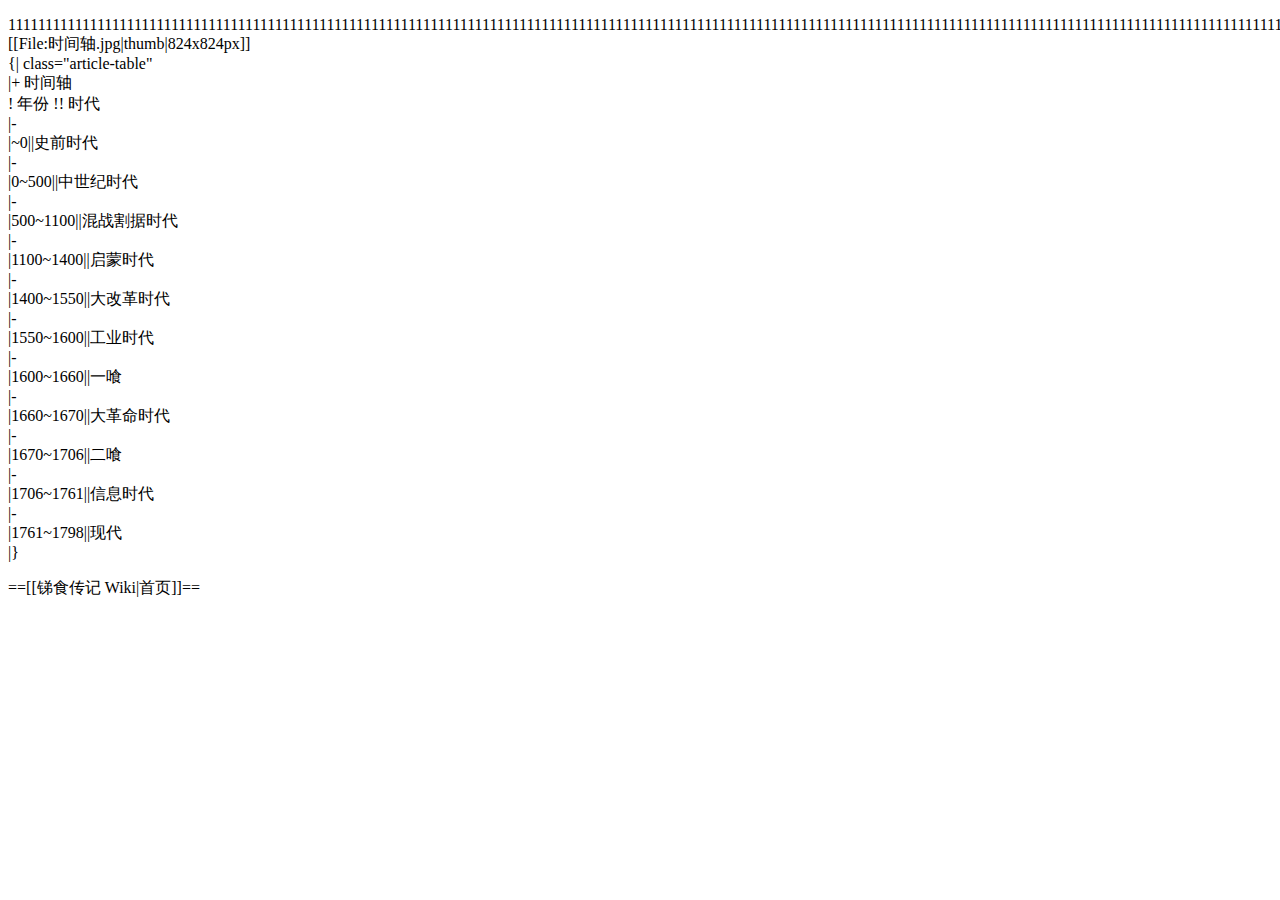
<file: Untitled-1.html>
<!DOCTYPE html PUBLIC "-//W3C//DTD XHTML 1.0 Transitional//EN" "http://www.w3.org/TR/xhtml1/DTD/xhtml1-transitional.dtd">
<html xmlns="http://www.w3.org/1999/xhtml">
<head>
<meta http-equiv="Content-Type" content="text/html; charset=utf-8" />
<title>无标题文档</title>
</head>

<body>
<p>[base64]<br />
  [[File:时间轴.jpg|thumb|824x824px]]<br />
  {| class=&quot;article-table&quot;<br />
  |+ 时间轴<br />
  ! 年份 !! 时代<br />
  |-<br />
  |~0||史前时代<br />
  |-<br />
  |0~500||中世纪时代<br />
  |-<br />
  |500~1100||混战割据时代<br />
  |-<br />
  |1100~1400||启蒙时代<br />
  |-<br />
  |1400~1550||大改革时代<br />
  |-<br />
  |1550~1600||工业时代<br />
  |-<br />
  |1600~1660||一喰<br />
  |-<br />
  |1660~1670||大革命时代<br />
  |-<br />
  |1670~1706||二喰<br />
  |-<br />
  |1706~1761||信息时代<br />
  |-<br />
  |1761~1798||现代<br />
  |}</p>
<p>==[[锑食传记 Wiki|首页]]==<br />
</p>
</body>
</html>
</file>
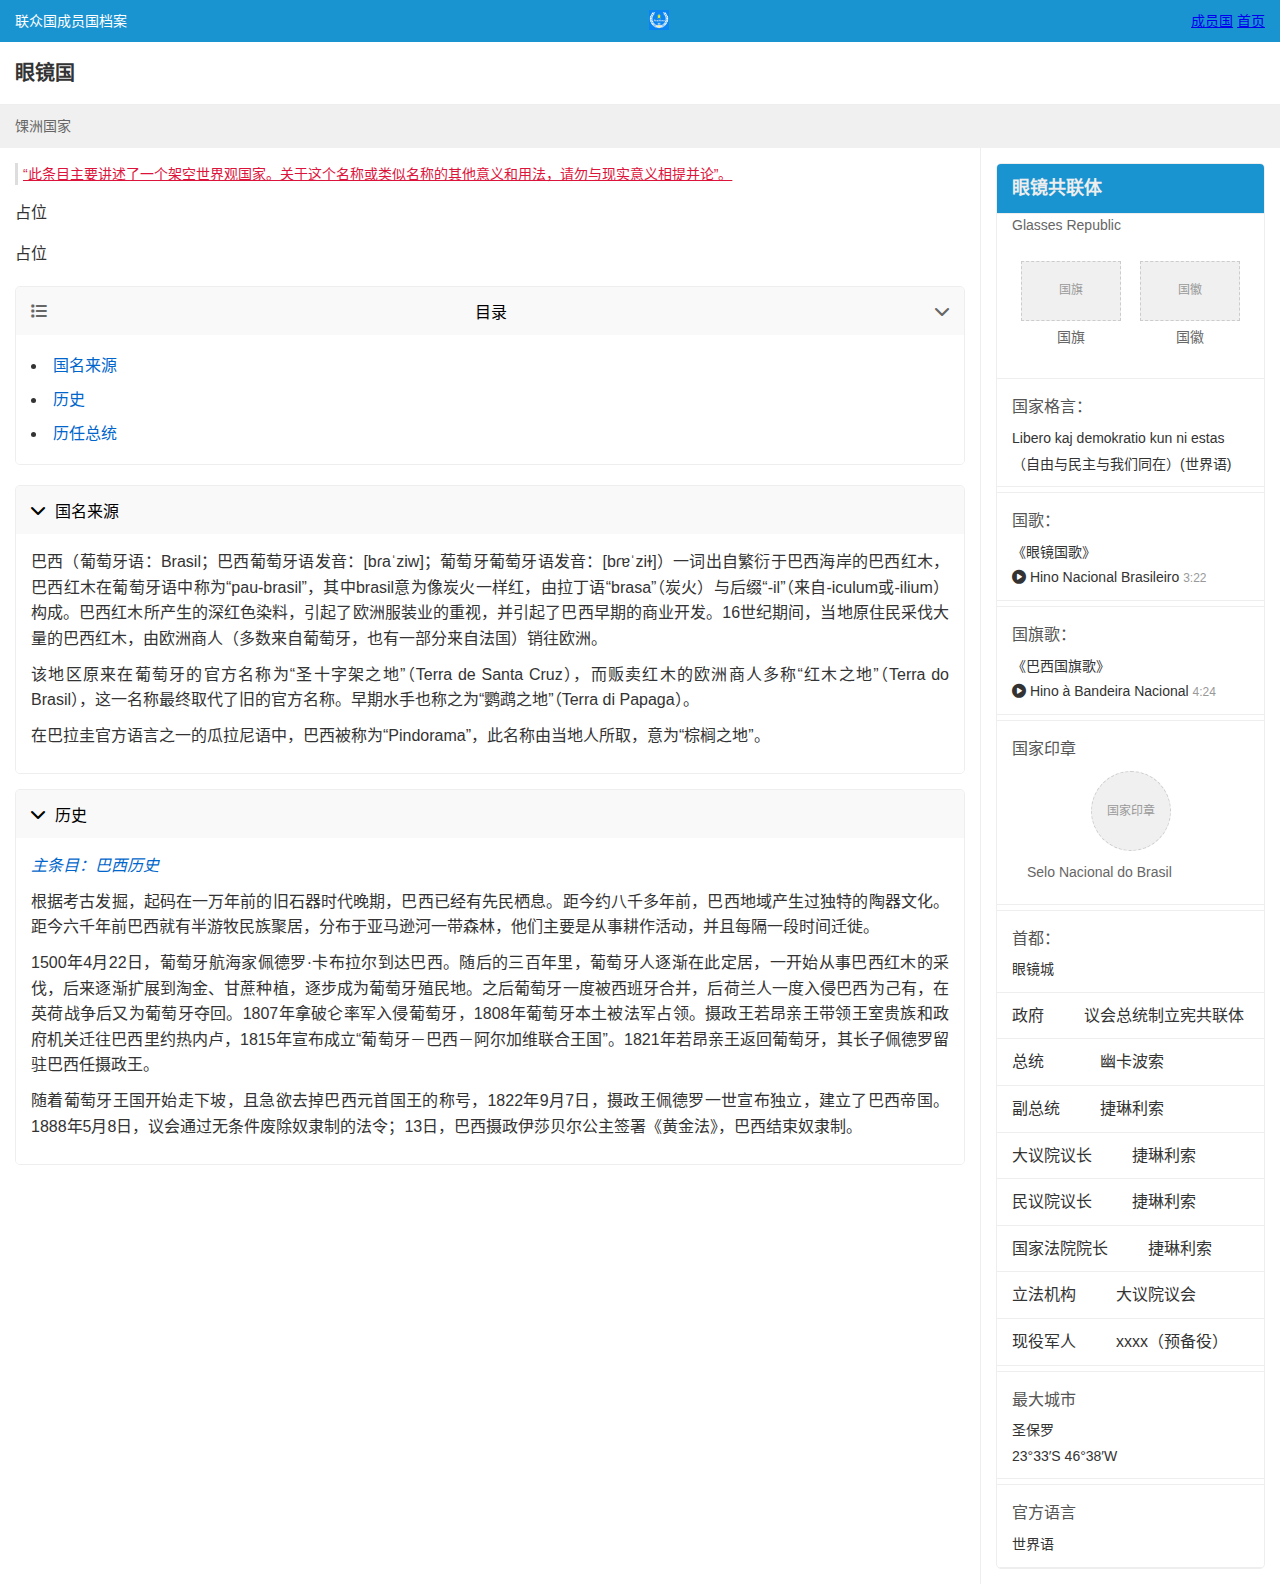
<file: webpage/country/ROS.html>
<!DOCTYPE html>
<html lang="zh-CN">
<head>
    <meta charset="UTF-8">
    <!-- 视口设置，确保在移动设备上正确显示 -->
    <meta name="viewport" content="width=device-width, initial-scale=1.0">
    <title>眼镜国-馃洲国家</title>
	<link rel="icon" type="image/png" href="/LZGArchivo/image/LZGLOGO.png">
    <!-- 引入本地CSS文件 -->
    <link rel="stylesheet" href="countrysc.css">
    <!-- 使用Font Awesome图标 -->
    <link rel="stylesheet" href="https://cdnjs.cloudflare.com/ajax/libs/font-awesome/6.0.0-beta3/css/all.min.css">
</head>
<body>
<!-- 顶部状态栏 -->
    <div class="status-bar">
        <div class="time">联众国成员国档案</div>
        <div class="status-icons"><img src="../../image/LZGLOGO.png" width="20" height="20" alt=""/>
            <!-- 状态图标占位 -->
           
</div>
        <div class="network-info">
			<span><a href="/LZGArchivo/webpage/Homepages/country.html">成员国</a></span>
            <span><a href="/LZGArchivo/webpage/Homepages/Homepage.html">首页</a></span>
            
        </div>
    </div>

    <!-- 主标题栏 -->
    <header class="header">
        <h1>眼镜国</h1>
        <div class="header-icons">
          
        </div>
    </header>

    <!-- 次级标题 -->
    <div class="subheader">
        <span>馃洲国家</span>
</div>

    <!-- 工具栏 -->
    

    <!-- 主内容区 -->
    <div class="main-container">
        <!-- 左侧内容区 -->
        <div class="content-left">
            <!-- 介绍文本 -->
            <p class="intro-text" style="color: #DC143C"><u>“此条目主要讲述了一个架空世界观国家。关于这个名称或类似名称的其他意义和用法，请勿与现实意义相提并论”。</u></p>
            
            <!-- 主要内容 -->
            <div class="main-content">
                <p>占位</p>
                
                <p>占位</p>
            </div>
            
            <!-- 可展开/收起的目录栏 -->
            <div class="toc-container">
                <button class="toc-toggle" id="tocToggle">
                    <i class="fas fa-list"></i> 目录
                    <i class="fas fa-chevron-down toggle-icon" id="tocIcon"></i>
                </button>
                <div class="toc-content" id="tocContent">
                    <ul>
                        <li><a href="#name-origin">国名来源</a></li>
                        <li><a href="#history">历史</a></li>
						<li><a href="#history">历任总统</a></li>
                        <!-- 可以添加更多目录项 -->
                    </ul>
                </div>
            </div>
            
            <!-- 国名来源部分 -->
            <div class="section" id="name-origin">
                <button class="section-toggle" data-target="name-origin-content">
                    <i class="fas fa-chevron-down section-icon"></i> 国名来源
                </button>
                <div class="section-content" id="name-origin-content">
                    <p>巴西（葡萄牙语：Brasil；巴西葡萄牙语发音：[bɾaˈziw]；葡萄牙葡萄牙语发音：[bɾɐˈziɫ]）一词出自繁衍于巴西海岸的巴西红木，巴西红木在葡萄牙语中称为“pau-brasil”，其中brasil意为像炭火一样红，由拉丁语“brasa”（炭火）与后缀“-il”（来自-iculum或-ilium）构成。巴西红木所产生的深红色染料，引起了欧洲服装业的重视，并引起了巴西早期的商业开发。16世纪期间，当地原住民采伐大量的巴西红木，由欧洲商人（多数来自葡萄牙，也有一部分来自法国）销往欧洲。</p>
                    
                    <p>该地区原来在葡萄牙的官方名称为“圣十字架之地”（Terra de Santa Cruz），而贩卖红木的欧洲商人多称“红木之地”（Terra do Brasil），这一名称最终取代了旧的官方名称。早期水手也称之为“鹦鹉之地”（Terra di Papaga）。</p>
                    
                    <p>在巴拉圭官方语言之一的瓜拉尼语中，巴西被称为“Pindorama”，此名称由当地人所取，意为“棕榈之地”。</p>
                </div>
            </div>
            
            <!-- 历史部分 -->
            <div class="section" id="history">
                <button class="section-toggle" data-target="history-content">
                    <i class="fas fa-chevron-down section-icon"></i> 历史
                </button>
                <div class="section-content" id="history-content">
                    <p class="main-article">主条目：巴西历史</p>
                    
                    <p>根据考古发掘，起码在一万年前的旧石器时代晚期，巴西已经有先民栖息。距今约八千多年前，巴西地域产生过独特的陶器文化。距今六千年前巴西就有半游牧民族聚居，分布于亚马逊河一带森林，他们主要是从事耕作活动，并且每隔一段时间迁徙。</p>
                    
                    <p>1500年4月22日，葡萄牙航海家佩德罗·卡布拉尔到达巴西。随后的三百年里，葡萄牙人逐渐在此定居，一开始从事巴西红木的采伐，后来逐渐扩展到淘金、甘蔗种植，逐步成为葡萄牙殖民地。之后葡萄牙一度被西班牙合并，后荷兰人一度入侵巴西为己有，在英荷战争后又为葡萄牙夺回。1807年拿破仑率军入侵葡萄牙，1808年葡萄牙本土被法军占领。摄政王若昂亲王带领王室贵族和政府机关迁往巴西里约热内卢，1815年宣布成立“葡萄牙－巴西－阿尔加维联合王国”。1821年若昂亲王返回葡萄牙，其长子佩德罗留驻巴西任摄政王。</p>
                    
                    <p>随着葡萄牙王国开始走下坡，且急欲去掉巴西元首国王的称号，1822年9月7日，摄政王佩德罗一世宣布独立，建立了巴西帝国。1888年5月8日，议会通过无条件废除奴隶制的法令；13日，巴西摄政伊莎贝尔公主签署《黄金法》，巴西结束奴隶制。</p>
                    
                    <!-- 更多历史内容... -->
                </div>
            </div>
        </div>
        
        <!-- 右侧信息栏 -->
        <div class="content-right">
          <div class="info-card">
                <h2 style="color: #eee">眼镜共联体</h2>
                <p>Glasses Republic</p>
                
                <!-- 国旗和国徽 -->
                <div class="flags">
                    <div class="flag-item">
                        <div class="flag-placeholder">国旗</div>
                        <p>国旗</p>
                    </div>
                    <div class="flag-item">
                        <div class="flag-placeholder">国徽</div>
                        <p>国徽</p>
                    </div>
                </div>
                
                <!-- 信息分割线 -->
                <div class="info-divider"></div>
                
                <!-- 格言 -->
                <div class="info-item">
                    <span class="info-label">国家格言：</span>
                    <span class="info-value">Libero kaj demokratio kun ni estas（自由与民主与我们同在）(世界语)</span>
              </div>
                
                <!-- 信息分割线 -->
                <div class="info-divider"></div>
                
                <!-- 国歌 -->
                <div class="info-item">
                    <span class="info-label">国歌：</span>
                    <span class="info-value">《眼镜国歌》<br><i class="fas fa-play-circle"></i> Hino Nacional Brasileiro <span class="duration">3:22</span></span>
                </div>
                
                <!-- 信息分割线 -->
                <div class="info-divider"></div>
                
                <!-- 国旗歌 -->
                <div class="info-item">
                    <span class="info-label">国旗歌：</span>
                    <span class="info-value">《巴西国旗歌》<br><i class="fas fa-play-circle"></i> Hino à Bandeira Nacional <span class="duration">4:24</span></span>
                </div>
                
                <!-- 信息分割线 -->
                <div class="info-divider"></div>
                
                <!-- 国家印章 -->
                <div class="info-item">
                    <span class="info-label">国家印章</span>
                    <div class="seal-placeholder">国家印章</div>
                    <p>Selo Nacional do Brasil</p>
                </div>
                
                <!-- 信息分割线 -->
                <div class="info-divider"></div>
                
                <!-- 首都 -->
                <div class="info-item">
                    <span class="info-label">首都：</span>
                    <span class="info-value">眼镜城</span>
                </div>
			  
			  <!-- 政府 -->
                <div class="info-item">
                    <span style="margin-right:40px;">政府</span>议会总统制立宪共联体
                </div>
			  <!-- 领导人 -->
                <div class="info-item">
                    <span style="margin-right:56px;">总统</span>幽卡波索
                </div>
                
			  <!-- 领导人 -->
                <div class="info-item">
                    <span style="margin-right:40px;">副总统</span>捷琳利索
                </div>
			  
			  <!-- 领导人 -->
                <div class="info-item">
                    <span style="margin-right:40px;">大议院议长</span>捷琳利索
                </div>
			  
			  <!-- 领导人 -->
                <div class="info-item">
                    <span style="margin-right:40px;">民议院议长</span>捷琳利索
                </div>
			  
			  <!-- 领导人 -->
                <div class="info-item">
                    <span style="margin-right:40px;">国家法院院长</span>捷琳利索
                </div>
			  
			  <!-- 领导人 -->
                <div class="info-item">
                    <span style="margin-right:40px;">立法机构</span>大议院议会
                </div>
			  
			  <!-- 领导人 -->
                <div class="info-item">
                    <span style="margin-right:40px;">现役军人</span>xxxx（预备役）
                </div>
			  
                <!-- 信息分割线 -->
                <div class="info-divider"></div>
                
                <!-- 更多信息项... -->
                <div class="info-item">
                    <span class="info-label">最大城市</span>
                    <span class="info-value">圣保罗<br>23°33′S 46°38′W</span>
                </div>
                
                <div class="info-divider"></div>
                
                <div class="info-item">
                    <span class="info-label">官方语言</span>
                    <span class="info-value">世界语</span>
                </div>
                
                <!-- 可以继续添加更多信息项 -->
            </div>
        </div>
    </div>

    <!-- JavaScript代码 -->
<script>
        // 目录展开/收起功能
        const tocToggle = document.getElementById('tocToggle');
        const tocContent = document.getElementById('tocContent');
        const tocIcon = document.getElementById('tocIcon');
        
        tocToggle.addEventListener('click', () => {
            // 切换内容显示状态
            tocContent.classList.toggle('hidden');
            // 切换图标方向
            tocIcon.classList.toggle('fa-chevron-down');
            tocIcon.classList.toggle('fa-chevron-up');
        });
        
        // 章节展开/收起功能
        const sectionToggles = document.querySelectorAll('.section-toggle');
        
        sectionToggles.forEach(toggle => {
            toggle.addEventListener('click', () => {
                const targetId = toggle.getAttribute('data-target');
                const targetContent = document.getElementById(targetId);
                const icon = toggle.querySelector('.section-icon');
                
                // 切换内容显示状态
                targetContent.classList.toggle('hidden');
                // 切换图标方向
                icon.classList.toggle('fa-chevron-down');
                icon.classList.toggle('fa-chevron-up');
            });
        });
        
        // 平滑滚动到锚点
        document.querySelectorAll('a[href^="#"]').forEach(anchor => {
            anchor.addEventListener('click', function (e) {
                e.preventDefault();
                
                const targetId = this.getAttribute('href');
                const targetElement = document.querySelector(targetId);
                
                if (targetElement) {
                    // 滚动到目标元素
                    window.scrollTo({
                        top: targetElement.offsetTop - 100,
                        behavior: 'smooth'
                    });
                    
                    // 如果目标章节是收起的，则展开它
                    const sectionContent = targetElement.querySelector('.section-content');
                    const sectionIcon = targetElement.querySelector('.section-icon');
                    
                    if (sectionContent.classList.contains('hidden')) {
                        sectionContent.classList.remove('hidden');
                        sectionIcon.classList.remove('fa-chevron-down');
                        sectionIcon.classList.add('fa-chevron-up');
                    }
                }
            });
        });
        
        // 移动端适配：当屏幕宽度小于768px时，默认隐藏右侧信息栏
        function handleMobileView() {
            const contentRight = document.querySelector('.content-right');
            const contentLeft = document.querySelector('.content-left');
            
            if (window.innerWidth < 768) {
                // 在移动端，默认隐藏右侧信息栏
                contentRight.classList.add('mobile-hidden');
                
                // 添加一个按钮来显示/隐藏右侧信息栏
                if (!document.querySelector('.toggle-info-btn')) {
                    const toggleBtn = document.createElement('button');
                    toggleBtn.className = 'toggle-info-btn';
                    toggleBtn.innerHTML = '<i class="fas fa-info-circle"></i> 显示信息栏';
                    toggleBtn.addEventListener('click', () => {
                        contentRight.classList.toggle('mobile-hidden');
                        contentLeft.classList.toggle('mobile-hidden');
                        
                        if (contentRight.classList.contains('mobile-hidden')) {
                            toggleBtn.innerHTML = '<i class="fas fa-info-circle"></i> 显示信息栏';
                        } else {
                            toggleBtn.innerHTML = '<i class="fas fa-arrow-left"></i> 返回内容';
                        }
                    });
                    
                    document.body.appendChild(toggleBtn);
                }
            } else {
                // 在桌面端，确保信息栏可见
                contentRight.classList.remove('mobile-hidden');
                contentLeft.classList.remove('mobile-hidden');
                
                // 移除移动端的切换按钮
                const toggleBtn = document.querySelector('.toggle-info-btn');
                if (toggleBtn) {
                    document.body.removeChild(toggleBtn);
                }
            }
        }
        
        // 初始化时检查视图
        handleMobileView();
        
        // 窗口大小改变时重新检查视图
        window.addEventListener('resize', handleMobileView);
    </script>
</body>
</html>
</file>
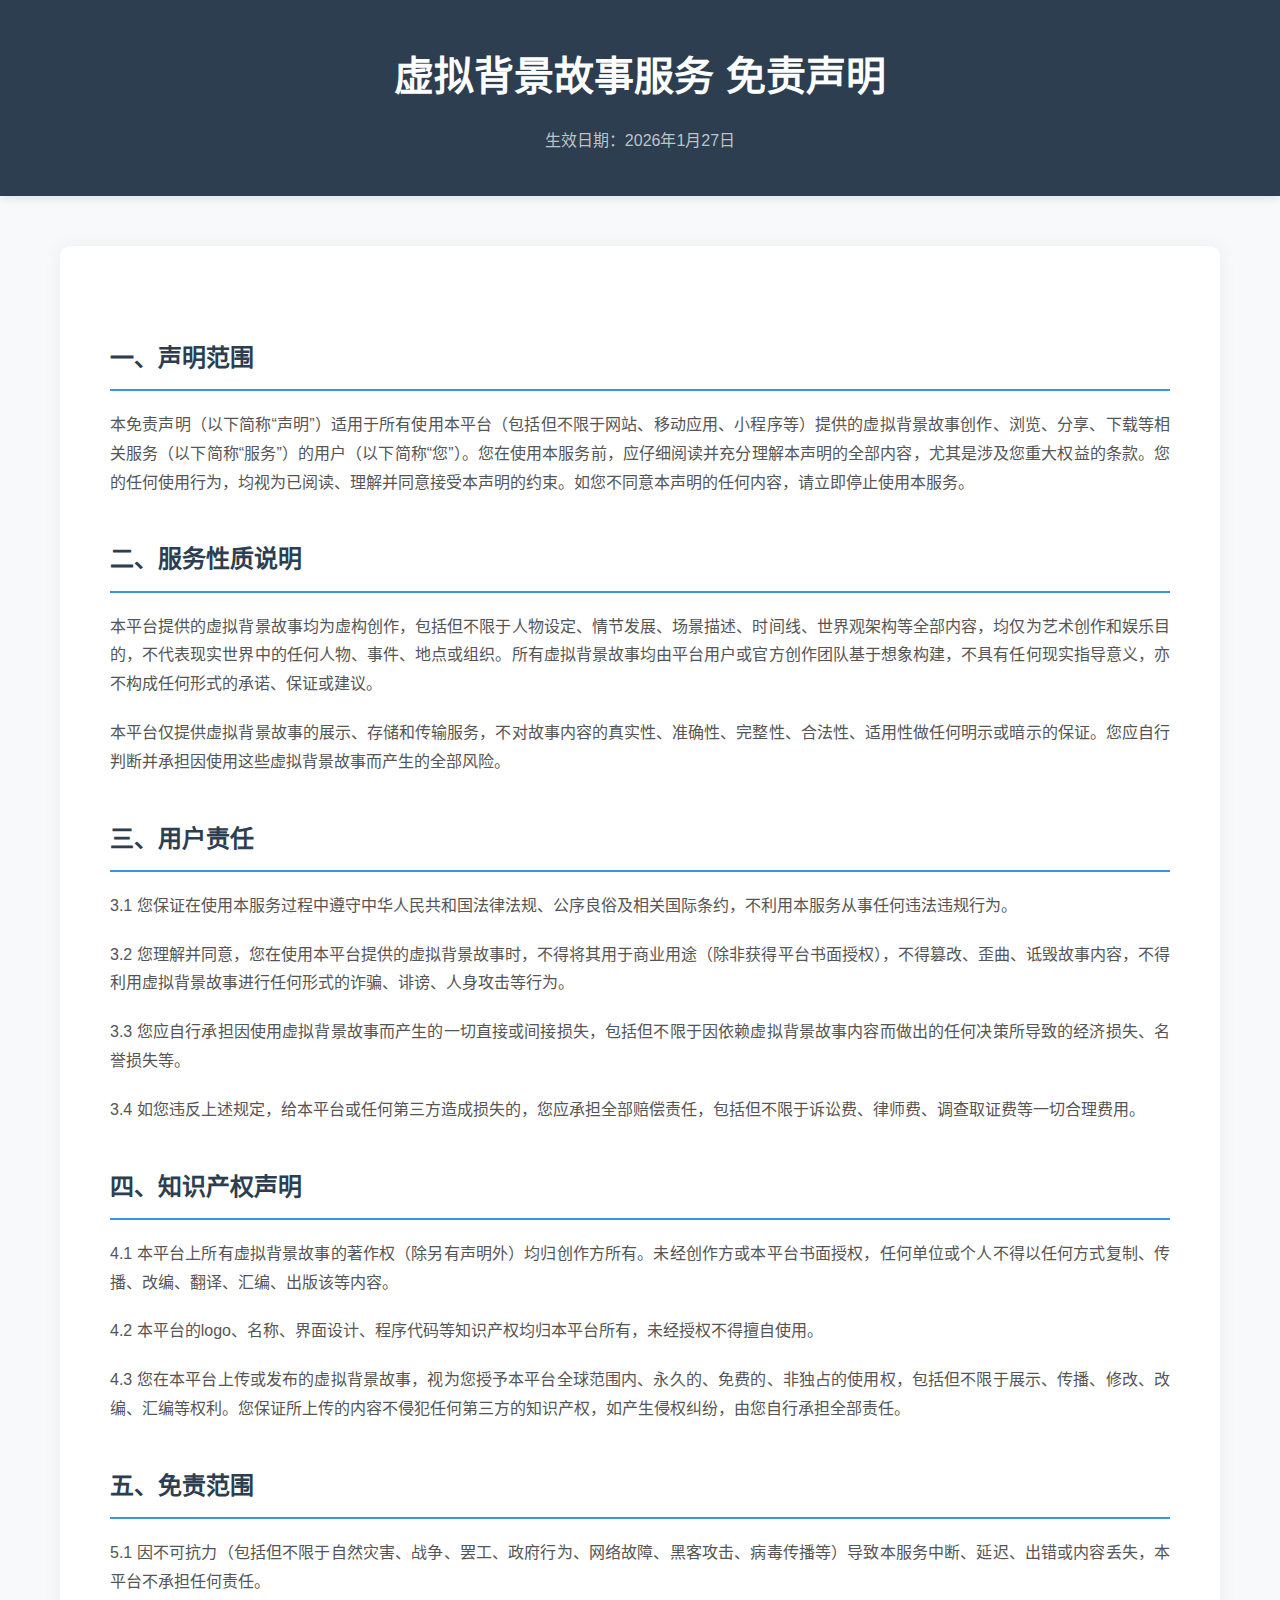
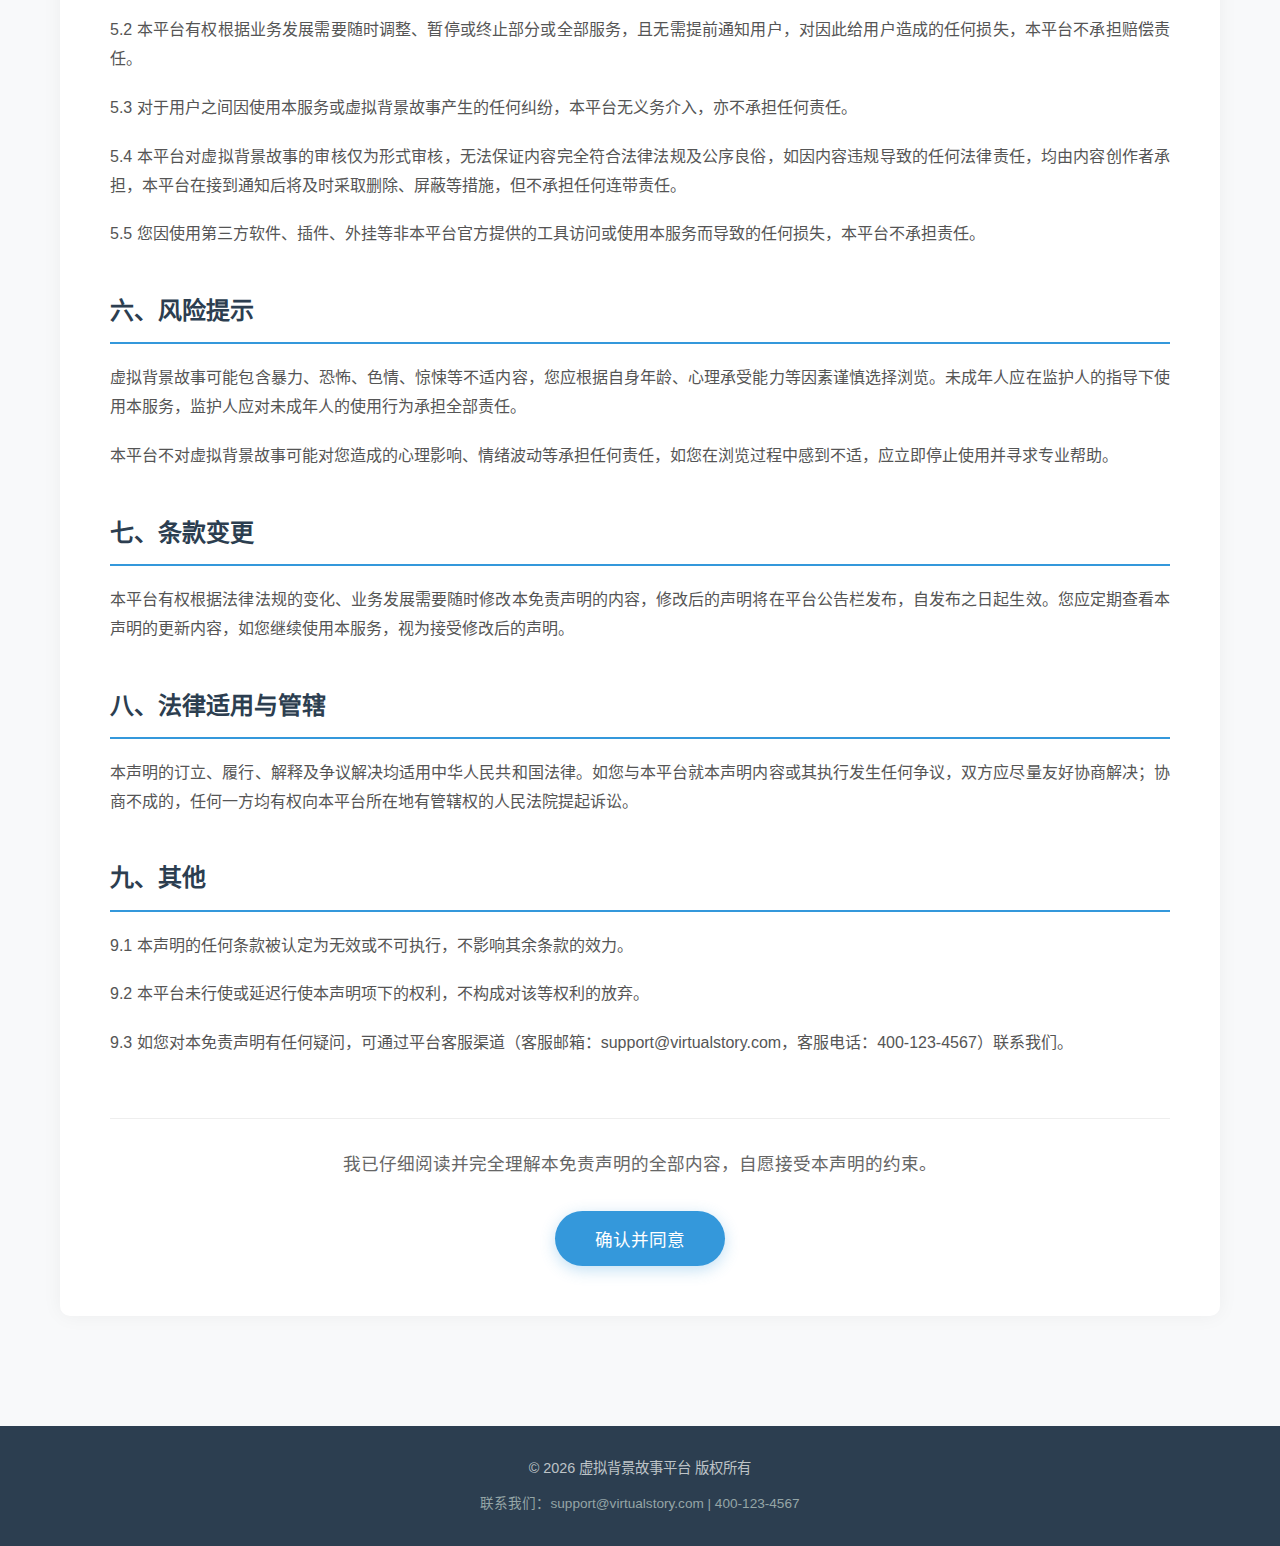
<file: webpage/Homepages/sotd.html>
<!DOCTYPE html>
<html lang="zh-CN">
<head>
    <meta charset="UTF-8">
    <meta name="viewport" content="width=device-width, initial-scale=1.0">
    <title>虚拟背景故事 - 免责声明</title>
    <!-- 引入单独的CSS文件 -->
    <link rel="stylesheet" href="sotd.css">
</head>
<body>
    <!-- 页面头部 -->
    <header class="page-header">
        <div class="container">
            <h1 class="main-title">虚拟背景故事服务 免责声明</h1>
            <p class="subtitle">生效日期：2026年1月27日</p>
        </div>
    </header>

    <!-- 主要内容区域 -->
    <main class="content-container">
        <div class="container">
            <!-- 免责声明主体 -->
            <section class="disclaimer-content">
                <h2 class="section-title">一、声明范围</h2>
                <p class="content-paragraph">
                    本免责声明（以下简称“声明”）适用于所有使用本平台（包括但不限于网站、移动应用、小程序等）提供的虚拟背景故事创作、浏览、分享、下载等相关服务（以下简称“服务”）的用户（以下简称“您”）。您在使用本服务前，应仔细阅读并充分理解本声明的全部内容，尤其是涉及您重大权益的条款。您的任何使用行为，均视为已阅读、理解并同意接受本声明的约束。如您不同意本声明的任何内容，请立即停止使用本服务。
                </p>

                <h2 class="section-title">二、服务性质说明</h2>
                <p class="content-paragraph">
                    本平台提供的虚拟背景故事均为虚构创作，包括但不限于人物设定、情节发展、场景描述、时间线、世界观架构等全部内容，均仅为艺术创作和娱乐目的，不代表现实世界中的任何人物、事件、地点或组织。所有虚拟背景故事均由平台用户或官方创作团队基于想象构建，不具有任何现实指导意义，亦不构成任何形式的承诺、保证或建议。
                </p>
                <p class="content-paragraph">
                    本平台仅提供虚拟背景故事的展示、存储和传输服务，不对故事内容的真实性、准确性、完整性、合法性、适用性做任何明示或暗示的保证。您应自行判断并承担因使用这些虚拟背景故事而产生的全部风险。
                </p>

                <h2 class="section-title">三、用户责任</h2>
                <p class="content-paragraph">
                    3.1 您保证在使用本服务过程中遵守中华人民共和国法律法规、公序良俗及相关国际条约，不利用本服务从事任何违法违规行为。
                </p>
                <p class="content-paragraph">
                    3.2 您理解并同意，您在使用本平台提供的虚拟背景故事时，不得将其用于商业用途（除非获得平台书面授权），不得篡改、歪曲、诋毁故事内容，不得利用虚拟背景故事进行任何形式的诈骗、诽谤、人身攻击等行为。
                </p>
                <p class="content-paragraph">
                    3.3 您应自行承担因使用虚拟背景故事而产生的一切直接或间接损失，包括但不限于因依赖虚拟背景故事内容而做出的任何决策所导致的经济损失、名誉损失等。
                </p>
                <p class="content-paragraph">
                    3.4 如您违反上述规定，给本平台或任何第三方造成损失的，您应承担全部赔偿责任，包括但不限于诉讼费、律师费、调查取证费等一切合理费用。
                </p>

                <h2 class="section-title">四、知识产权声明</h2>
                <p class="content-paragraph">
                    4.1 本平台上所有虚拟背景故事的著作权（除另有声明外）均归创作方所有。未经创作方或本平台书面授权，任何单位或个人不得以任何方式复制、传播、改编、翻译、汇编、出版该等内容。
                </p>
                <p class="content-paragraph">
                    4.2 本平台的logo、名称、界面设计、程序代码等知识产权均归本平台所有，未经授权不得擅自使用。
                </p>
                <p class="content-paragraph">
                    4.3 您在本平台上传或发布的虚拟背景故事，视为您授予本平台全球范围内、永久的、免费的、非独占的使用权，包括但不限于展示、传播、修改、改编、汇编等权利。您保证所上传的内容不侵犯任何第三方的知识产权，如产生侵权纠纷，由您自行承担全部责任。
                </p>

                <h2 class="section-title">五、免责范围</h2>
                <p class="content-paragraph">
                    5.1 因不可抗力（包括但不限于自然灾害、战争、罢工、政府行为、网络故障、黑客攻击、病毒传播等）导致本服务中断、延迟、出错或内容丢失，本平台不承担任何责任。
                </p>
                <p class="content-paragraph">
                    5.2 本平台有权根据业务发展需要随时调整、暂停或终止部分或全部服务，且无需提前通知用户，对因此给用户造成的任何损失，本平台不承担赔偿责任。
                </p>
                <p class="content-paragraph">
                    5.3 对于用户之间因使用本服务或虚拟背景故事产生的任何纠纷，本平台无义务介入，亦不承担任何责任。
                </p>
                <p class="content-paragraph">
                    5.4 本平台对虚拟背景故事的审核仅为形式审核，无法保证内容完全符合法律法规及公序良俗，如因内容违规导致的任何法律责任，均由内容创作者承担，本平台在接到通知后将及时采取删除、屏蔽等措施，但不承担任何连带责任。
                </p>
                <p class="content-paragraph">
                    5.5 您因使用第三方软件、插件、外挂等非本平台官方提供的工具访问或使用本服务而导致的任何损失，本平台不承担责任。
                </p>

                <h2 class="section-title">六、风险提示</h2>
                <p class="content-paragraph">
                    虚拟背景故事可能包含暴力、恐怖、色情、惊悚等不适内容，您应根据自身年龄、心理承受能力等因素谨慎选择浏览。未成年人应在监护人的指导下使用本服务，监护人应对未成年人的使用行为承担全部责任。
                </p>
                <p class="content-paragraph">
                    本平台不对虚拟背景故事可能对您造成的心理影响、情绪波动等承担任何责任，如您在浏览过程中感到不适，应立即停止使用并寻求专业帮助。
                </p>

                <h2 class="section-title">七、条款变更</h2>
                <p class="content-paragraph">
                    本平台有权根据法律法规的变化、业务发展需要随时修改本免责声明的内容，修改后的声明将在平台公告栏发布，自发布之日起生效。您应定期查看本声明的更新内容，如您继续使用本服务，视为接受修改后的声明。
                </p>

                <h2 class="section-title">八、法律适用与管辖</h2>
                <p class="content-paragraph">
                    本声明的订立、履行、解释及争议解决均适用中华人民共和国法律。如您与本平台就本声明内容或其执行发生任何争议，双方应尽量友好协商解决；协商不成的，任何一方均有权向本平台所在地有管辖权的人民法院提起诉讼。
                </p>

                <h2 class="section-title">九、其他</h2>
                <p class="content-paragraph">
                    9.1 本声明的任何条款被认定为无效或不可执行，不影响其余条款的效力。
                </p>
                <p class="content-paragraph">
                    9.2 本平台未行使或延迟行使本声明项下的权利，不构成对该等权利的放弃。
                </p>
                <p class="content-paragraph">
                    9.3 如您对本免责声明有任何疑问，可通过平台客服渠道（客服邮箱：support@virtualstory.com，客服电话：400-123-4567）联系我们。
                </p>
                
                <!-- 底部确认区域 -->
                <div class="confirmation-section">
                    <p class="confirm-text">我已仔细阅读并完全理解本免责声明的全部内容，自愿接受本声明的约束。</p>
                    <button class="confirm-btn">确认并同意</button>
                </div>
            </section>
        </div>
    </main>

    <!-- 页面底部 -->
    <footer class="page-footer">
        <div class="container">
            <p class="copyright">© 2026 虚拟背景故事平台 版权所有</p>
            <p class="contact-info">联系我们：support@virtualstory.com | 400-123-4567</p>
        </div>
    </footer>
</body>
</html>
</file>
<file: webpage/country/countrysc.css>
/* 基础样式重置 */
* {
    margin: 0;
    padding: 0;
    box-sizing: border-box;
    font-family: -apple-system, BlinkMacSystemFont, 'Segoe UI', Roboto, Oxygen, Ubuntu, Cantarell, 'Open Sans', 'Helvetica Neue', sans-serif;
}

body {
    background-color: #f5f5f5;
    color: #333;
    line-height: 1.6;
}

/* 状态栏样式 */
.status-bar {
    display: flex;
    justify-content: space-between;
    padding: 10px 15px;
    background-color: #1a93d1;
    color: #fff;
    font-size: 14px;
}

.status-icons {
    display: flex;
    gap: 8px;
}

/* 标题栏样式 */
.header {
    display: flex;
    justify-content: space-between;
    align-items: center;
    padding: 15px;
    background-color: #fff;
    border-bottom: 1px solid #eee;
}

.header h1 {
    font-size: 20px;
    font-weight: 600;
}

.header-icons {
    display: flex;
    gap: 15px;
}

.header-icons i {
    font-size: 18px;
    color: #666;
}

/* 次级标题样式 */
.subheader {
    padding: 10px 15px;
    background-color: #f0f0f0;
    color: #666;
    font-size: 14px;
}

/* 工具栏样式 */
.toolbar {
    display: flex;
    justify-content: space-around;
    padding: 12px 0;
    background-color: #fff;
    border-bottom: 1px solid #eee;
}

.toolbar i {
    font-size: 18px;
    color: #666;
}

/* 主内容区布局 */
.main-container {
    display: flex;
    flex-wrap: wrap;
}

/* 左侧内容区样式 */
.content-left {
    flex: 1;
    min-width: 300px;
    padding: 15px;
    background-color: #fff;
}

.intro-text {
    color: #666;
    font-size: 14px;
    margin-bottom: 15px;
    padding-left: 5px;
    border-left: 3px solid #ddd;
}

.main-content p {
    margin-bottom: 15px;
    text-align: justify;
}

/* 目录栏样式 */
.toc-container {
    margin: 20px 0;
    border: 1px solid #eee;
    border-radius: 5px;
    overflow: hidden;
}

.toc-toggle {
    width: 100%;
    padding: 12px 15px;
    background-color: #f9f9f9;
    border: none;
    display: flex;
    justify-content: space-between;
    align-items: center;
    font-size: 16px;
    font-weight: 500;
    cursor: pointer;
}

.toc-toggle i {
    color: #666;
}

.toc-content {
    padding: 10px 15px;
    background-color: #fff;
}

.toc-content ul {
    list-style-position: inside;
}

.toc-content li {
    margin: 8px 0;
}

.toc-content a {
    color: #0066cc;
    text-decoration: none;
}

.toc-content a:hover {
    text-decoration: underline;
}

/* 章节样式 */
.section {
    margin: 15px 0;
    border: 1px solid #eee;
    border-radius: 5px;
    overflow: hidden;
}

.section-toggle {
    width: 100%;
    padding: 12px 15px;
    background-color: #f9f9f9;
    border: none;
    display: flex;
    align-items: center;
    gap: 10px;
    font-size: 16px;
    font-weight: 500;
    cursor: pointer;
}

.section-content {
    padding: 15px;
    background-color: #fff;
}

.section-content p {
    margin-bottom: 10px;
    text-align: justify;
}

.main-article {
    color: #0066cc;
    font-style: italic;
}

/* 右侧信息栏样式 */
.content-right {
    width: 300px;
    padding: 15px;
    background-color: #fff;
    border-left: 1px solid #eee;
}

.info-card {
    border: 1px solid #eee;
    border-radius: 5px;
    overflow: hidden;
}

.info-card h2 {
    font-size: 18px;
    padding: 10px 15px;
    background-color: #1a93d1;
    border-bottom: 1px solid #eee;
}

.info-card p {
    padding: 0 15px 10px;
    color: #666;
    font-size: 14px;
}

/* 国旗国徽区域 */
.flags {
    display: flex;
    justify-content: space-around;
    padding: 15px;
}

.flag-item {
    text-align: center;
}

.flag-placeholder, .seal-placeholder {
    width: 100px;
    height: 60px;
    background-color: #f0f0f0;
    border: 1px dashed #ccc;
    display: flex;
    align-items: center;
    justify-content: center;
    margin-bottom: 5px;
    color: #999;
    font-size: 12px;
}

.seal-placeholder {
    width: 80px;
    height: 80px;
    border-radius: 50%;
    margin: 10px auto;
}

/* 信息项样式 */
.info-item {
    padding: 10px 15px;
    border-bottom: 1px solid #eee;
}

.info-label {
    display: block;
    font-weight: 500;
    margin-bottom: 5px;
    color: #555;
}

.info-value {
    color: #333;
    font-size: 14px;
}

.duration {
    color: #999;
    font-size: 12px;
}

/* 信息分割线 */
.info-divider {
    height: 1px;
    background-color: #eee;
    margin: 5px 0;
}

/* 隐藏类 */
.hidden {
    display: none;
}

/* 移动端适配 */
@media (max-width: 768px) {
    .content-right {
        width: 100%;
        border-left: none;
        border-top: 1px solid #eee;
    }
    
    .mobile-hidden {
        display: none;
    }
    
    .toggle-info-btn {
        position: fixed;
        bottom: 20px;
        right: 20px;
        width: 50px;
        height: 50px;
        border-radius: 50%;
        background-color: #0066cc;
        color: white;
        border: none;
        box-shadow: 0 2px 10px rgba(0,0,0,0.2);
        font-size: 20px;
        cursor: pointer;
        z-index: 1000;
        display: flex;
        align-items: center;
        justify-content: center;
    }
}

/* 图标旋转动画 */
.toggle-icon, .section-icon {
    transition: transform 0.3s ease;
}

.fa-chevron-up {
    transform: rotate(180deg);
}
</file>
<file: webpage/Homepages/sotd.css>
/* ==========================
   全局样式重置与基础设置
   ========================== */
/* 清除默认边距和内边距，统一盒模型 */
* {
    margin: 0;
    padding: 0;
    box-sizing: border-box;
}

/* 设置基础字体和行高，提升可读性 */
body {
    font-family: "Microsoft YaHei", "微软雅黑", Arial, sans-serif;
    font-size: 16px;
    line-height: 1.8;
    color: #333;
    background-color: #f8f9fa;
}

/* 容器样式，限制最大宽度并居中 */
.container {
    max-width: 1200px;
    margin: 0 auto;
    padding: 0 20px;
}

/* ==========================
   头部样式
   ========================== */
.page-header {
    background-color: #2c3e50;
    color: white;
    padding: 40px 0;
    margin-bottom: 30px;
    box-shadow: 0 2px 10px rgba(0, 0, 0, 0.1);
}

.main-title {
    font-size: 2.5rem;
    margin-bottom: 15px;
    text-align: center;
    font-weight: 700;
}

.subtitle {
    font-size: 1rem;
    color: #bdc3c7;
    text-align: center;
}

/* ==========================
   主要内容区域样式
   ========================== */
.content-container {
    padding: 20px 0 60px;
}

.disclaimer-content {
    background-color: white;
    padding: 50px;
    border-radius: 10px;
    box-shadow: 0 0 20px rgba(0, 0, 0, 0.05);
}

/* 章节标题样式 */
.section-title {
    font-size: 1.5rem;
    color: #2c3e50;
    margin: 40px 0 20px;
    padding-bottom: 10px;
    border-bottom: 2px solid #3498db;
}

/* 段落样式 */
.content-paragraph {
    margin-bottom: 20px;
    text-align: justify;
    color: #555;
}

/* 确认区域样式 */
.confirmation-section {
    margin-top: 60px;
    padding-top: 30px;
    border-top: 1px solid #eee;
    text-align: center;
}

.confirm-text {
    font-size: 1.1rem;
    color: #666;
    margin-bottom: 30px;
}

/* 确认按钮样式 */
.confirm-btn {
    padding: 15px 40px;
    font-size: 1.1rem;
    color: white;
    background-color: #3498db;
    border: none;
    border-radius: 50px;
    cursor: pointer;
    transition: all 0.3s ease;
    box-shadow: 0 4px 15px rgba(52, 152, 219, 0.3);
}

.confirm-btn:hover {
    background-color: #2980b9;
    transform: translateY(-2px);
    box-shadow: 0 6px 20px rgba(52, 152, 219, 0.4);
}

.confirm-btn:active {
    transform: translateY(0);
    box-shadow: 0 2px 10px rgba(52, 152, 219, 0.3);
}

/* ==========================
   页脚样式
   ========================== */
.page-footer {
    background-color: #2c3e50;
    color: white;
    padding: 30px 0;
    margin-top: 50px;
}

.copyright {
    text-align: center;
    margin-bottom: 10px;
    font-size: 0.9rem;
    color: #bdc3c7;
}

.contact-info {
    text-align: center;
    font-size: 0.85rem;
    color: #95a5a6;
}

/* ==========================
   响应式适配
   ========================== */
/* 平板设备适配 */
@media (max-width: 768px) {
    .main-title {
        font-size: 2rem;
    }
    
    .disclaimer-content {
        padding: 30px 20px;
    }
    
    .section-title {
        font-size: 1.3rem;
    }
    
    .confirm-btn {
        padding: 12px 30px;
        font-size: 1rem;
    }
}

/* 手机设备适配 */
@media (max-width: 480px) {
    .page-header {
        padding: 20px 0;
    }
    
    .main-title {
        font-size: 1.8rem;
    }
    
    .content-paragraph {
        font-size: 0.95rem;
    }
}
</file>
